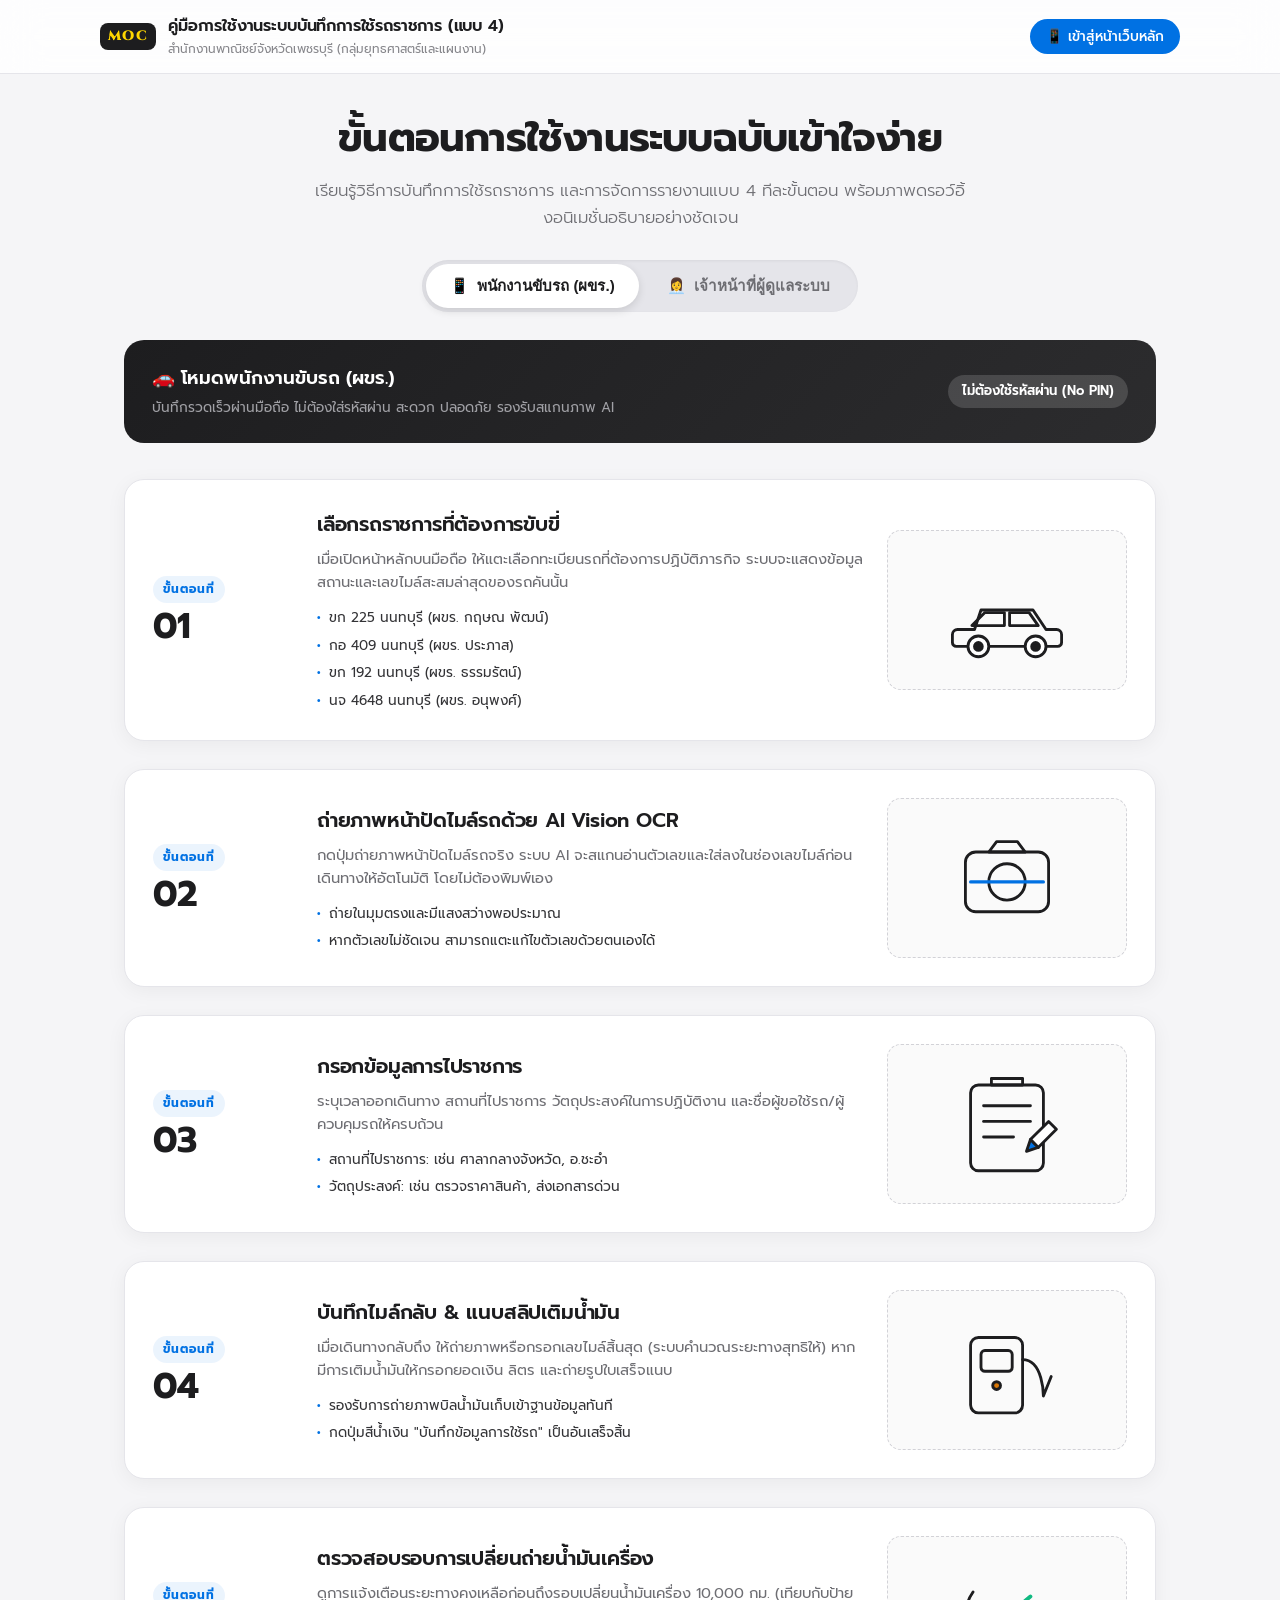
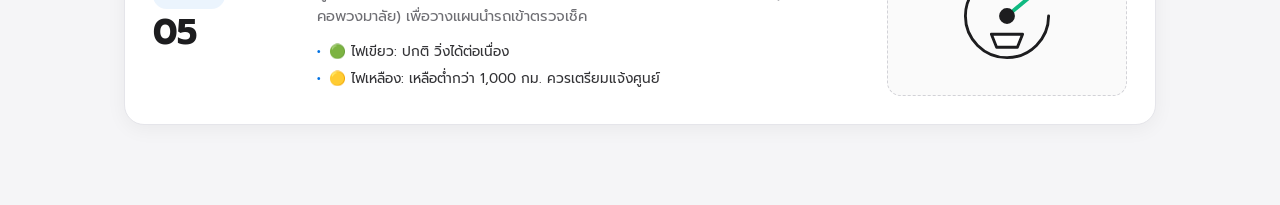
<file: static/manual.html>
<!DOCTYPE html>
<html lang="th">
<head>
    <meta charset="UTF-8">
    <meta name="viewport" content="width=device-width, initial-scale=1.0, maximum-scale=1.0, user-scalable=no">
    <title>คู่มือการใช้งาน - ระบบบันทึกการใช้รถราชการ (แบบ 4)</title>
    <link rel="preconnect" href="https://fonts.googleapis.com">
    <link rel="preconnect" href="https://fonts.gstatic.com" crossorigin>
    <link href="https://fonts.googleapis.com/css2?family=Cinzel:wght@700;900&family=Prompt:ital,wght@0,300;0,400;0,500;0,600;0,700;1,300&family=Sarabun:wght@300;400;500;600;700&display=swap" rel="stylesheet">
    
    <style>
        :root {
            --bg-page: #f5f5f7;
            --bg-card: #ffffff;
            --text-main: #1d1d1f;
            --text-muted: #6e6e73;
            --text-sub: #86868b;
            --hairline: #e5e5ea;
            
            --apple-blue: #0071e3;
            --apple-blue-hover: #0077ed;
            --apple-blue-bg: rgba(0, 113, 227, 0.08);
            
            --draw-stroke: #1d1d1f;
            --draw-accent: #0071e3;
            --draw-gold: #d97706;
            --draw-green: #10b981;
            
            --radius-sm: 8px;
            --radius-md: 14px;
            --radius-lg: 20px;
            --radius-pill: 9999px;
            
            --shadow-card: 0 4px 20px rgba(0, 0, 0, 0.05);
            --shadow-card-hover: 0 12px 32px rgba(0, 0, 0, 0.09);
            --transition-smooth: all 0.35s cubic-bezier(0.16, 1, 0.3, 1);
        }

        * {
            box-sizing: border-box;
            margin: 0;
            padding: 0;
            -webkit-font-smoothing: antialiased;
        }

        body {
            background-color: var(--bg-page);
            color: var(--text-main);
            font-family: -apple-system, BlinkMacSystemFont, "SF Pro Text", "Prompt", sans-serif;
            line-height: 1.6;
            padding-bottom: 80px;
        }

        /* Top Header */
        .manual-navbar {
            position: sticky;
            top: 0;
            background: rgba(255, 255, 255, 0.82);
            backdrop-filter: blur(20px);
            -webkit-backdrop-filter: blur(20px);
            border-bottom: 1px solid var(--hairline);
            z-index: 100;
            padding: 14px 24px;
        }

        .nav-inner {
            max-width: 1080px;
            margin: 0 auto;
            display: flex;
            align-items: center;
            justify-content: space-between;
            gap: 16px;
        }

        .brand-block {
            display: flex;
            align-items: center;
            gap: 12px;
        }

        .brand-badge {
            padding: 3px 8px;
            background: #1d1d1f;
            color: #ffd700;
            font-family: 'Cinzel', serif;
            font-weight: 900;
            font-size: 0.85rem;
            border-radius: var(--radius-sm);
            letter-spacing: 0.1em;
        }

        .brand-text h1 {
            font-size: 1rem;
            font-weight: 600;
            letter-spacing: -0.01em;
        }

        .brand-text p {
            font-size: 0.75rem;
            color: var(--text-sub);
        }

        .btn-back-home {
            background: var(--apple-blue);
            color: #ffffff;
            text-decoration: none;
            padding: 7px 16px;
            border-radius: var(--radius-pill);
            font-size: 0.85rem;
            font-weight: 500;
            transition: var(--transition-smooth);
        }

        .btn-back-home:hover {
            background: var(--apple-blue-hover);
            transform: scale(1.02);
        }

        /* Hero Banner */
        .manual-hero {
            max-width: 1080px;
            margin: 32px auto 28px;
            padding: 0 24px;
            text-align: center;
        }

        .manual-hero h2 {
            font-size: clamp(1.8rem, 3.5vw, 2.5rem);
            font-weight: 700;
            letter-spacing: -0.02em;
            margin-bottom: 8px;
            color: #1d1d1f;
        }

        .manual-hero p {
            font-size: 1.05rem;
            color: var(--text-muted);
            max-width: 650px;
            margin: 0 auto 28px;
            font-weight: 300;
        }

        /* Segmented Capsule Selector */
        .role-switcher {
            display: inline-flex;
            background: #e5e5ea;
            padding: 4px;
            border-radius: var(--radius-pill);
            gap: 4px;
            box-shadow: inset 0 1px 3px rgba(0,0,0,0.06);
        }

        .role-btn {
            border: none;
            background: transparent;
            padding: 10px 24px;
            border-radius: var(--radius-pill);
            font-size: 0.95rem;
            font-weight: 600;
            color: var(--text-muted);
            cursor: pointer;
            transition: var(--transition-smooth);
            display: flex;
            align-items: center;
            gap: 8px;
        }

        .role-btn.active {
            background: #ffffff;
            color: #1d1d1f;
            box-shadow: 0 3px 8px rgba(0, 0, 0, 0.12);
        }

        /* Guide Container */
        .guide-container {
            max-width: 1080px;
            margin: 0 auto;
            padding: 0 24px;
        }

        .role-section {
            display: none;
            flex-direction: column;
            gap: 28px;
            animation: fadeIn 0.4s ease-out;
        }

        .role-section.active {
            display: flex;
        }

        @keyframes fadeIn {
            from { opacity: 0; transform: translateY(8px); }
            to { opacity: 1; transform: translateY(0); }
        }

        /* Step Card */
        .step-card {
            background: var(--bg-card);
            border-radius: var(--radius-lg);
            border: 1px solid var(--hairline);
            padding: 28px;
            display: grid;
            grid-template-columns: 140px 1fr 240px;
            align-items: center;
            gap: 24px;
            box-shadow: var(--shadow-card);
            transition: var(--transition-smooth);
        }

        .step-card:hover {
            box-shadow: var(--shadow-card-hover);
            transform: translateY(-2px);
        }

        @media (max-width: 860px) {
            .step-card {
                grid-template-columns: 1fr;
                gap: 20px;
            }
        }

        /* Step Number Box */
        .step-num-col {
            display: flex;
            flex-direction: column;
            align-items: flex-start;
        }

        .step-badge {
            font-size: 0.75rem;
            font-weight: 700;
            letter-spacing: 0.08em;
            text-transform: uppercase;
            color: var(--apple-blue);
            background: var(--apple-blue-bg);
            padding: 4px 10px;
            border-radius: var(--radius-pill);
            margin-bottom: 6px;
        }

        .step-number {
            font-size: 2.2rem;
            font-weight: 700;
            color: #1d1d1f;
            line-height: 1;
        }

        /* Step Content */
        .step-info-col h3 {
            font-size: 1.25rem;
            font-weight: 600;
            letter-spacing: -0.01em;
            margin-bottom: 8px;
            color: #1d1d1f;
        }

        .step-info-col p {
            font-size: 0.92rem;
            color: var(--text-muted);
            line-height: 1.6;
            margin-bottom: 12px;
        }

        .step-tips {
            list-style: none;
            display: flex;
            flex-direction: column;
            gap: 6px;
        }

        .step-tips li {
            font-size: 0.85rem;
            color: #333336;
            display: flex;
            align-items: center;
            gap: 8px;
        }

        .tip-bullet {
            color: var(--apple-blue);
            font-weight: bold;
        }

        /* Animated Drawing Box */
        .step-drawing-col {
            background: #fafafa;
            border: 1px dashed #d2d2d7;
            border-radius: var(--radius-md);
            height: 160px;
            display: flex;
            align-items: center;
            justify-content: center;
            position: relative;
            overflow: hidden;
        }

        /* SVG Line Animations */
        .drawing-svg {
            width: 130px;
            height: 130px;
            stroke: var(--draw-stroke);
            stroke-width: 2.2;
            fill: none;
            stroke-linecap: round;
            stroke-linejoin: round;
        }

        /* Animation Keyframes */
        @keyframes drawCar {
            0%, 100% { transform: translateX(0); }
            50% { transform: translateX(6px); }
        }
        .anim-car { animation: drawCar 3s infinite ease-in-out; }

        @keyframes scanLaser {
            0%, 100% { transform: translateY(-20px); opacity: 0.2; }
            50% { transform: translateY(20px); opacity: 1; stroke: var(--draw-accent); }
        }
        .anim-laser { animation: scanLaser 2s infinite ease-in-out; }

        @keyframes pencilWrite {
            0%, 100% { transform: rotate(0deg) translate(0, 0); }
            50% { transform: rotate(-8deg) translate(4px, 4px); }
        }
        .anim-pencil { animation: pencilWrite 2.5s infinite ease-in-out; }

        @keyframes oilDrop {
            0% { transform: translateY(-8px); opacity: 0; }
            50% { transform: translateY(6px); opacity: 1; fill: var(--draw-gold); }
            100% { transform: translateY(14px); opacity: 0; }
        }
        .anim-drop { animation: oilDrop 2s infinite linear; }

        @keyframes lockShake {
            0%, 100% { transform: scale(1); }
            10%, 30% { transform: rotate(-5deg); }
            20%, 40% { transform: rotate(5deg); }
            50% { transform: rotate(0deg); }
        }
        .anim-lock { animation: lockShake 3s infinite ease-in-out; }

        @keyframes paperFeed {
            0%, 100% { transform: translateY(0); }
            50% { transform: translateY(-8px); }
        }
        .anim-paper { animation: paperFeed 2.5s infinite ease-in-out; }

        @keyframes gearRotate {
            from { transform: rotate(0deg); }
            to { transform: rotate(360deg); }
        }
        .anim-gear { transform-origin: center; animation: gearRotate 6s infinite linear; }

        @keyframes cloudSync {
            0%, 100% { transform: scale(1); opacity: 0.8; }
            50% { transform: scale(1.06); opacity: 1; stroke: var(--draw-accent); }
        }
        .anim-cloud { animation: cloudSync 2.8s infinite ease-in-out; }

        /* Role Summary Card */
        .role-summary-banner {
            background: linear-gradient(135deg, #1d1d1f 0%, #2c2c2e 100%);
            color: #ffffff;
            border-radius: var(--radius-lg);
            padding: 24px 28px;
            display: flex;
            align-items: center;
            justify-content: space-between;
            gap: 16px;
            margin-bottom: 8px;
        }

        .role-summary-banner h4 {
            font-size: 1.15rem;
            font-weight: 600;
            margin-bottom: 4px;
        }

        .role-summary-banner p {
            font-size: 0.85rem;
            color: #a1a1a6;
        }

        .role-summary-badge {
            background: rgba(255, 255, 255, 0.15);
            padding: 6px 14px;
            border-radius: var(--radius-pill);
            font-size: 0.82rem;
            font-weight: 600;
            white-space: nowrap;
        }
    </style>
</head>
<body>

    <!-- Top Navigation -->
    <header class="manual-navbar">
        <div class="nav-inner">
            <div class="brand-block">
                <div class="brand-badge">MOC</div>
                <div class="brand-text">
                    <h1>คู่มือการใช้งานระบบบันทึกการใช้รถราชการ (แบบ 4)</h1>
                    <p>สำนักงานพาณิชย์จังหวัดเพชรบุรี (กลุ่มยุทธศาสตร์และแผนงาน)</p>
                </div>
            </div>
            <a href="/" class="btn-back-home">📱 เข้าสู่หน้าเว็บหลัก</a>
        </div>
    </header>

    <!-- Hero Header -->
    <section class="manual-hero">
        <h2>ขั้นตอนการใช้งานระบบฉบับเข้าใจง่าย</h2>
        <p>เรียนรู้วิธีการบันทึกการใช้รถราชการ และการจัดการรายงานแบบ 4 ทีละขั้นตอน พร้อมภาพดรอว์อิ้งอนิเมชั่นอธิบายอย่างชัดเจน</p>
        
        <!-- Segmented Role Selector -->
        <div class="role-switcher">
            <button class="role-btn active" id="btn-role-driver" onclick="switchRole('driver')">
                <span>📱</span> พนักงานขับรถ (ผขร.)
            </button>
            <button class="role-btn" id="btn-role-staff" onclick="switchRole('staff')">
                <span>👩‍💼</span> เจ้าหน้าที่ผู้ดูแลระบบ
            </button>
        </div>
    </section>

    <!-- Main Guide Container -->
    <main class="guide-container">

        <!-- ======================================================== -->
        <!-- SECTION 1: DRIVER USER GUIDE (คู่มือพนักงานขับรถ)         -->
        <!-- ======================================================== -->
        <div class="role-section active" id="section-driver">

            <div class="role-summary-banner">
                <div>
                    <h4>🚗 โหมดพนักงานขับรถ (ผขร.)</h4>
                    <p>บันทึกรวดเร็วผ่านมือถือ ไม่ต้องใส่รหัสผ่าน สะดวก ปลอดภัย รองรับสแกนภาพ AI</p>
                </div>
                <div class="role-summary-badge">ไม่ต้องใช้รหัสผ่าน (No PIN)</div>
            </div>

            <!-- Driver Step 1 -->
            <article class="step-card">
                <div class="step-num-col">
                    <span class="step-badge">ขั้นตอนที่</span>
                    <span class="step-number">01</span>
                </div>
                <div class="step-info-col">
                    <h3>เลือกรถราชการที่ต้องการขับขี่</h3>
                    <p>เมื่อเปิดหน้าหลักบนมือถือ ให้แตะเลือกทะเบียนรถที่ต้องการปฏิบัติภารกิจ ระบบจะแสดงข้อมูลสถานะและเลขไมล์สะสมล่าสุดของรถคันนั้น</p>
                    <ul class="step-tips">
                        <li><span class="tip-bullet">•</span> ขก 225 นนทบุรี (ผขร. กฤษณ พัฒน์)</li>
                        <li><span class="tip-bullet">•</span> กอ 409 นนทบุรี (ผขร. ประภาส)</li>
                        <li><span class="tip-bullet">•</span> ขก 192 นนทบุรี (ผขร. ธรรมรัตน์)</li>
                        <li><span class="tip-bullet">•</span> นจ 4648 นนทบุรี (ผขร. อนุพงศ์)</li>
                    </ul>
                </div>
                <div class="step-drawing-col">
                    <svg class="drawing-svg anim-car" viewBox="0 0 100 100">
                        <!-- Car Body -->
                        <path d="M 15 65 L 25 65 L 30 50 L 70 50 L 80 65 L 88 65 A 4 4 0 0 1 92 69 L 92 75 A 3 3 0 0 1 89 78 L 11 78 A 3 3 0 0 1 8 75 L 8 69 A 4 4 0 0 1 12 65 Z" />
                        <!-- Car Windows -->
                        <path d="M 33 52 L 48 52 L 48 62 L 23 62 Z" />
                        <path d="M 52 52 L 67 52 L 74 62 L 52 62 Z" />
                        <!-- Wheels -->
                        <circle cx="28" cy="78" r="8" fill="#fff" />
                        <circle cx="28" cy="78" r="3" fill="#1d1d1f" />
                        <circle cx="72" cy="78" r="8" fill="#fff" />
                        <circle cx="72" cy="78" r="3" fill="#1d1d1f" />
                    </svg>
                </div>
            </article>

            <!-- Driver Step 2 -->
            <article class="step-card">
                <div class="step-num-col">
                    <span class="step-badge">ขั้นตอนที่</span>
                    <span class="step-number">02</span>
                </div>
                <div class="step-info-col">
                    <h3>ถ่ายภาพหน้าปัดไมล์รถด้วย AI Vision OCR</h3>
                    <p>กดปุ่มถ่ายภาพหน้าปัดไมล์รถจริง ระบบ AI จะสแกนอ่านตัวเลขและใส่ลงในช่องเลขไมล์ก่อนเดินทางให้อัตโนมัติ โดยไม่ต้องพิมพ์เอง</p>
                    <ul class="step-tips">
                        <li><span class="tip-bullet">•</span> ถ่ายในมุมตรงและมีแสงสว่างพอประมาณ</li>
                        <li><span class="tip-bullet">•</span> หากตัวเลขไม่ชัดเจน สามารถแตะแก้ไขตัวเลขด้วยตนเองได้</li>
                    </ul>
                </div>
                <div class="step-drawing-col">
                    <svg class="drawing-svg" viewBox="0 0 100 100">
                        <!-- Camera Outline -->
                        <rect x="18" y="30" width="64" height="46" rx="8" />
                        <path d="M 36 30 L 42 22 L 58 22 L 64 30 Z" />
                        <circle cx="50" cy="53" r="14" />
                        <!-- Scanning Laser Line -->
                        <line x1="22" y1="53" x2="78" y2="53" stroke="#0071e3" stroke-width="2.5" class="anim-laser" />
                    </svg>
                </div>
            </article>

            <!-- Driver Step 3 -->
            <article class="step-card">
                <div class="step-num-col">
                    <span class="step-badge">ขั้นตอนที่</span>
                    <span class="step-number">03</span>
                </div>
                <div class="step-info-col">
                    <h3>กรอกข้อมูลการไปราชการ</h3>
                    <p>ระบุเวลาออกเดินทาง สถานที่ไปราชการ วัตถุประสงค์ในการปฏิบัติงาน และชื่อผู้ขอใช้รถ/ผู้ควบคุมรถให้ครบถ้วน</p>
                    <ul class="step-tips">
                        <li><span class="tip-bullet">•</span> สถานที่ไปราชการ: เช่น ศาลากลางจังหวัด, อ.ชะอำ</li>
                        <li><span class="tip-bullet">•</span> วัตถุประสงค์: เช่น ตรวจราคาสินค้า, ส่งเอกสารด่วน</li>
                    </ul>
                </div>
                <div class="step-drawing-col">
                    <svg class="drawing-svg" viewBox="0 0 100 100">
                        <!-- Clipboard -->
                        <rect x="22" y="20" width="56" height="66" rx="6" />
                        <path d="M 38 20 L 38 15 L 62 15 L 62 20 Z" />
                        <!-- Form Lines -->
                        <line x1="32" y1="36" x2="68" y2="36" />
                        <line x1="32" y1="48" x2="68" y2="48" />
                        <line x1="32" y1="60" x2="55" y2="60" />
                        <!-- Pencil Animation -->
                        <g class="anim-pencil">
                            <path d="M 68 62 L 82 48 L 88 54 L 74 68 Z" fill="#fff" stroke="#1d1d1f" />
                            <path d="M 68 62 L 65 71 L 74 68 Z" fill="#0071e3" />
                        </g>
                    </svg>
                </div>
            </article>

            <!-- Driver Step 4 -->
            <article class="step-card">
                <div class="step-num-col">
                    <span class="step-badge">ขั้นตอนที่</span>
                    <span class="step-number">04</span>
                </div>
                <div class="step-info-col">
                    <h3>บันทึกไมล์กลับ & แนบสลิปเติมน้ำมัน</h3>
                    <p>เมื่อเดินทางกลับถึง ให้ถ่ายภาพหรือกรอกเลขไมล์สิ้นสุด (ระบบคำนวณระยะทางสุทธิให้) หากมีการเติมน้ำมันให้กรอกยอดเงิน ลิตร และถ่ายรูปใบเสร็จแนบ</p>
                    <ul class="step-tips">
                        <li><span class="tip-bullet">•</span> รองรับการถ่ายภาพบิลน้ำมันเก็บเข้าฐานข้อมูลทันที</li>
                        <li><span class="tip-bullet">•</span> กดปุ่มสีน้ำเงิน "บันทึกข้อมูลการใช้รถ" เป็นอันเสร็จสิ้น</li>
                    </ul>
                </div>
                <div class="step-drawing-col">
                    <svg class="drawing-svg" viewBox="0 0 100 100">
                        <!-- Gas Pump Machine -->
                        <rect x="22" y="25" width="40" height="58" rx="6" />
                        <rect x="30" y="35" width="24" height="16" rx="3" />
                        <!-- Gas Nozzle & Hose -->
                        <path d="M 62 42 C 78 42, 78 70, 78 70 L 84 55" />
                        <circle cx="42" cy="62" r="3" class="anim-drop" fill="#d97706" />
                    </svg>
                </div>
            </article>

            <!-- Driver Step 5 -->
            <article class="step-card">
                <div class="step-num-col">
                    <span class="step-badge">ขั้นตอนที่</span>
                    <span class="step-number">05</span>
                </div>
                <div class="step-info-col">
                    <h3>ตรวจสอบรอบการเปลี่ยนถ่ายน้ำมันเครื่อง</h3>
                    <p>ดูการแจ้งเตือนระยะทางคงเหลือก่อนถึงรอบเปลี่ยนน้ำมันเครื่อง 10,000 กม. (เทียบกับป้ายคอพวงมาลัย) เพื่อวางแผนนำรถเข้าตรวจเช็ค</p>
                    <ul class="step-tips">
                        <li><span class="tip-bullet">•</span> 🟢 ไฟเขียว: ปกติ วิ่งได้ต่อเนื่อง</li>
                        <li><span class="tip-bullet">•</span> 🟡 ไฟเหลือง: เหลือต่ำกว่า 1,000 กม. ควรเตรียมแจ้งศูนย์</li>
                    </ul>
                </div>
                <div class="step-drawing-col">
                    <svg class="drawing-svg" viewBox="0 0 100 100">
                        <!-- Oil Gauge Dial -->
                        <circle cx="50" cy="50" r="32" stroke-dasharray="150" stroke-dashoffset="30" />
                        <!-- Gauge Needle -->
                        <line x1="50" y1="50" x2="68" y2="35" stroke="#10b981" stroke-width="3" />
                        <circle cx="50" cy="50" r="5" fill="#1d1d1f" />
                        <!-- Oil Can Icon -->
                        <path d="M 38 64 L 62 64 L 58 74 L 42 74 Z" fill="#fff" />
                    </svg>
                </div>
            </article>

        </div>

        <!-- ======================================================== -->
        <!-- SECTION 2: STAFF USER GUIDE (คู่มือเจ้าหน้าที่ผู้ดูแล)       -->
        <!-- ======================================================== -->
        <div class="role-section" id="section-staff">

            <div class="role-summary-banner">
                <div>
                    <h4>👩‍💼 โหมดเจ้าหน้าที่ & กลุ่มยุทธศาสตร์ฯ</h4>
                    <p>ศูนย์สั่งการยานพาหนะ ตรวจเช็ค 4 คัน พิมพ์แบบ 4 รวดเดียว และบันทึกประวัติซ่อมบำรุง</p>
                </div>
                <div class="role-summary-badge">มีระบบรหัสผ่าน PIN ปลอดภัย</div>
            </div>

            <!-- Staff Step 1 -->
            <article class="step-card">
                <div class="step-num-col">
                    <span class="step-badge">ขั้นตอนที่</span>
                    <span class="step-number">01</span>
                </div>
                <div class="step-info-col">
                    <h3>เข้าสู่ระบบด้วยรหัสผ่านความปลอดภัย (PIN)</h3>
                    <p>คลิกที่แท็บ <strong>"แดชบอร์ดเจ้าหน้าที่"</strong> บนแถบเมนูด้านบน แล้วใส่รหัสผ่านความปลอดภัยประจำตัวเจ้าหน้าที่เพื่อเข้าสู่หน้าจอควบคุม</p>
                    <ul class="step-tips">
                        <li><span class="tip-bullet">•</span> กรอกรหัสตัวเลขให้ถูกต้อง ระบบจะเปิดแดชบอร์ดทันที</li>
                        <li><span class="tip-bullet">•</span> ผู้ดูแลระบบหลักสามารถใช้ Master PIN ปลดล็อคได้ตลอดเวลา</li>
                    </ul>
                </div>
                <div class="step-drawing-col">
                    <svg class="drawing-svg anim-lock" viewBox="0 0 100 100">
                        <!-- Padlock Body -->
                        <rect x="26" y="44" width="48" height="38" rx="8" />
                        <!-- Padlock Shackle -->
                        <path d="M 36 44 L 36 28 C 36 18, 64 18, 64 28 L 64 44" />
                        <!-- PIN Dots inside Lock -->
                        <circle cx="40" cy="63" r="3" fill="#0071e3" />
                        <circle cx="50" cy="63" r="3" fill="#0071e3" />
                        <circle cx="60" cy="63" r="3" fill="#0071e3" />
                    </svg>
                </div>
            </article>

            <!-- Staff Step 2 -->
            <article class="step-card">
                <div class="step-num-col">
                    <span class="step-badge">ขั้นตอนที่</span>
                    <span class="step-number">02</span>
                </div>
                <div class="step-info-col">
                    <h3>ตรวจเช็คสถานะรถรวม 4 คัน (Bento Fleet Grid)</h3>
                    <p>หน้าจอแดชบอร์ดจะแสดงการ์ดสรุปสถานะรถทั้ง 4 คันพร้อมกัน แสดงเลขไมล์ปัจจุบัน สถานะจอดพร้อมใช้/กำลังปฏิบัติงาน และสถานะน้ำมันเครื่อง</p>
                    <ul class="step-tips">
                        <li><span class="tip-bullet">•</span> แสดงข้อมูลครบทั้ง 4 คันในหน้าจอเดียว ไม่ต้องกดสลับไปมา</li>
                        <li><span class="tip-bullet">•</span> สามารถกดดูประวัติการเดินทางย้อนหลังรายคันได้ทันที</li>
                    </ul>
                </div>
                <div class="step-drawing-col">
                    <svg class="drawing-svg" viewBox="0 0 100 100">
                        <!-- 4 Bento Grid Tiles -->
                        <rect x="18" y="20" width="28" height="26" rx="4" />
                        <rect x="54" y="20" width="28" height="26" rx="4" />
                        <rect x="18" y="54" width="28" height="26" rx="4" />
                        <rect x="54" y="54" width="28" height="26" rx="4" />
                        <!-- Activity Light Dots -->
                        <circle cx="40" cy="26" r="2.5" fill="#10b981" />
                        <circle cx="76" cy="26" r="2.5" fill="#10b981" />
                        <circle cx="40" cy="60" r="2.5" fill="#10b981" />
                        <circle cx="76" cy="60" r="2.5" fill="#10b981" />
                    </svg>
                </div>
            </article>

            <!-- Staff Step 3 -->
            <article class="step-card">
                <div class="step-num-col">
                    <span class="step-badge">ขั้นตอนที่</span>
                    <span class="step-number">03</span>
                </div>
                <div class="step-info-col">
                    <h3>พิมพ์แบบ 4 ครบ 4 คัน รวดเดียวใน 1 คลิก (Batch Printing)</h3>
                    <p>เลือกเดือน/ปีที่ต้องการสรุปรายงาน แล้วคลิกปุ่มสีน้ำเงิน <strong>"พิมพ์แบบ 4 ครบ 4 คัน (รวดเดียว)"</strong> ระบบจะประมวลผลตารางราชการมาตรฐาน 100%</p>
                    <ul class="step-tips">
                        <li><span class="tip-bullet">•</span> สั่งพิมพ์ออกกระดาษได้ทันที หรือเลือกบันทึกเป็นไฟล์ PDF</li>
                        <li><span class="tip-bullet">•</span> มีช่องลงลายมือชื่อผู้รายงานและผู้อนุมัติถูกต้องตามระเบียบ</li>
                    </ul>
                </div>
                <div class="step-drawing-col">
                    <svg class="drawing-svg" viewBox="0 0 100 100">
                        <!-- Printer Body -->
                        <rect x="18" y="44" width="64" height="32" rx="6" />
                        <line x1="28" y1="62" x2="72" y2="62" />
                        <!-- Paper Sheet Feed Animation -->
                        <g class="anim-paper">
                            <rect x="30" y="18" width="40" height="30" rx="3" fill="#fff" stroke="#1d1d1f" />
                            <line x1="36" y1="26" x2="64" y2="26" stroke="#0071e3" />
                            <line x1="36" y1="34" x2="58" y2="34" />
                        </g>
                    </svg>
                </div>
            </article>

            <!-- Staff Step 4 -->
            <article class="step-card">
                <div class="step-num-col">
                    <span class="step-badge">ขั้นตอนที่</span>
                    <span class="step-number">04</span>
                </div>
                <div class="step-info-col">
                    <h3>บันทึกประวัติแจ้งซ่อม / นำรถเข้าศูนย์บริการ</h3>
                    <p>คลิกปุ่ม <strong>"แจ้งซ่อม / บันทึกเข้าศูนย์"</strong> เพื่อบันทึกประวัติการเปลี่ยนถ่ายน้ำมันเครื่อง สลับยาง หรือซ่อมบำรุง พร้อมบันทึกค่าใช้จ่ายและศูนย์บริการ</p>
                    <ul class="step-tips">
                        <li><span class="tip-bullet">•</span> ระบบจะคำนวณและรีเซ็ตรอบเปลี่ยนน้ำมันเครื่อง 10,000 กม. ถัดไปให้อัตโนมัติ</li>
                        <li><span class="tip-bullet">•</span> ตรวจสอบประวัติการบำรุงรักษาย้อนหลังได้ตลอดเวลา</li>
                    </ul>
                </div>
                <div class="step-drawing-col">
                    <svg class="drawing-svg" viewBox="0 0 100 100">
                        <!-- Service Clipboard -->
                        <rect x="20" y="24" width="60" height="60" rx="6" />
                        <line x1="30" y1="40" x2="52" y2="40" />
                        <line x1="30" y1="50" x2="50" y2="50" />
                        <line x1="30" y1="60" x2="44" y2="60" />
                        <!-- Rotating Gear Animation -->
                        <g class="anim-gear" style="transform-origin: 66px 58px;">
                            <circle cx="66" cy="58" r="14" stroke="#0071e3" stroke-width="2.5" fill="#fff" />
                            <circle cx="66" cy="58" r="5" fill="#0071e3" />
                        </g>
                    </svg>
                </div>
            </article>

            <!-- Staff Step 5 -->
            <article class="step-card">
                <div class="step-num-col">
                    <span class="step-badge">ขั้นตอนที่</span>
                    <span class="step-number">05</span>
                </div>
                <div class="step-info-col">
                    <h3>การจัดการความปลอดภัย & Master Vault</h3>
                    <p>เจ้าหน้าที่สามารถเปลี่ยนรหัส PIN ประจำตัวได้ และมีห้องนิรภัย Master Vault สำหรับผู้ดูแลระบบสูงสุดในการช่วยเหลือรีเซ็ตรหัสผ่านใน 1 คลิก</p>
                    <ul class="step-tips">
                        <li><span class="tip-bullet">•</span> เปลี่ยนรหัสผ่าน PIN ได้สะดวกจากปุ่ม "จัดการ PIN"</li>
                        <li><span class="tip-bullet">•</span> Master Vault มีระบบช่วยเหลือรีเซ็ตรหัสผ่านเจ้าหน้าที่ทันทีหากลืมรหัส</li>
                    </ul>
                </div>
                <div class="step-drawing-col">
                    <svg class="drawing-svg anim-cloud" viewBox="0 0 100 100">
                        <!-- Shield / Vault -->
                        <path d="M 50 18 L 76 28 C 76 56, 50 78, 50 78 C 50 78, 24 56, 24 28 Z" fill="#fff" />
                        <!-- Inner Star / Key Keyhole -->
                        <circle cx="50" cy="42" r="6" fill="#d97706" />
                        <path d="M 47 46 L 53 46 L 55 58 L 45 58 Z" fill="#d97706" />
                    </svg>
                </div>
            </article>

        </div>

    </main>

    <script>
        function switchRole(role) {
            const btnDriver = document.getElementById('btn-role-driver');
            const btnStaff = document.getElementById('btn-role-staff');
            const secDriver = document.getElementById('section-driver');
            const secStaff = document.getElementById('section-staff');

            if (role === 'driver') {
                btnDriver.classList.add('active');
                btnStaff.classList.remove('active');
                secDriver.classList.add('active');
                secStaff.classList.remove('active');
            } else {
                btnStaff.classList.add('active');
                btnDriver.classList.remove('active');
                secStaff.classList.add('active');
                secDriver.classList.remove('active');
            }
        }
    </script>
</body>
</html>
</file>
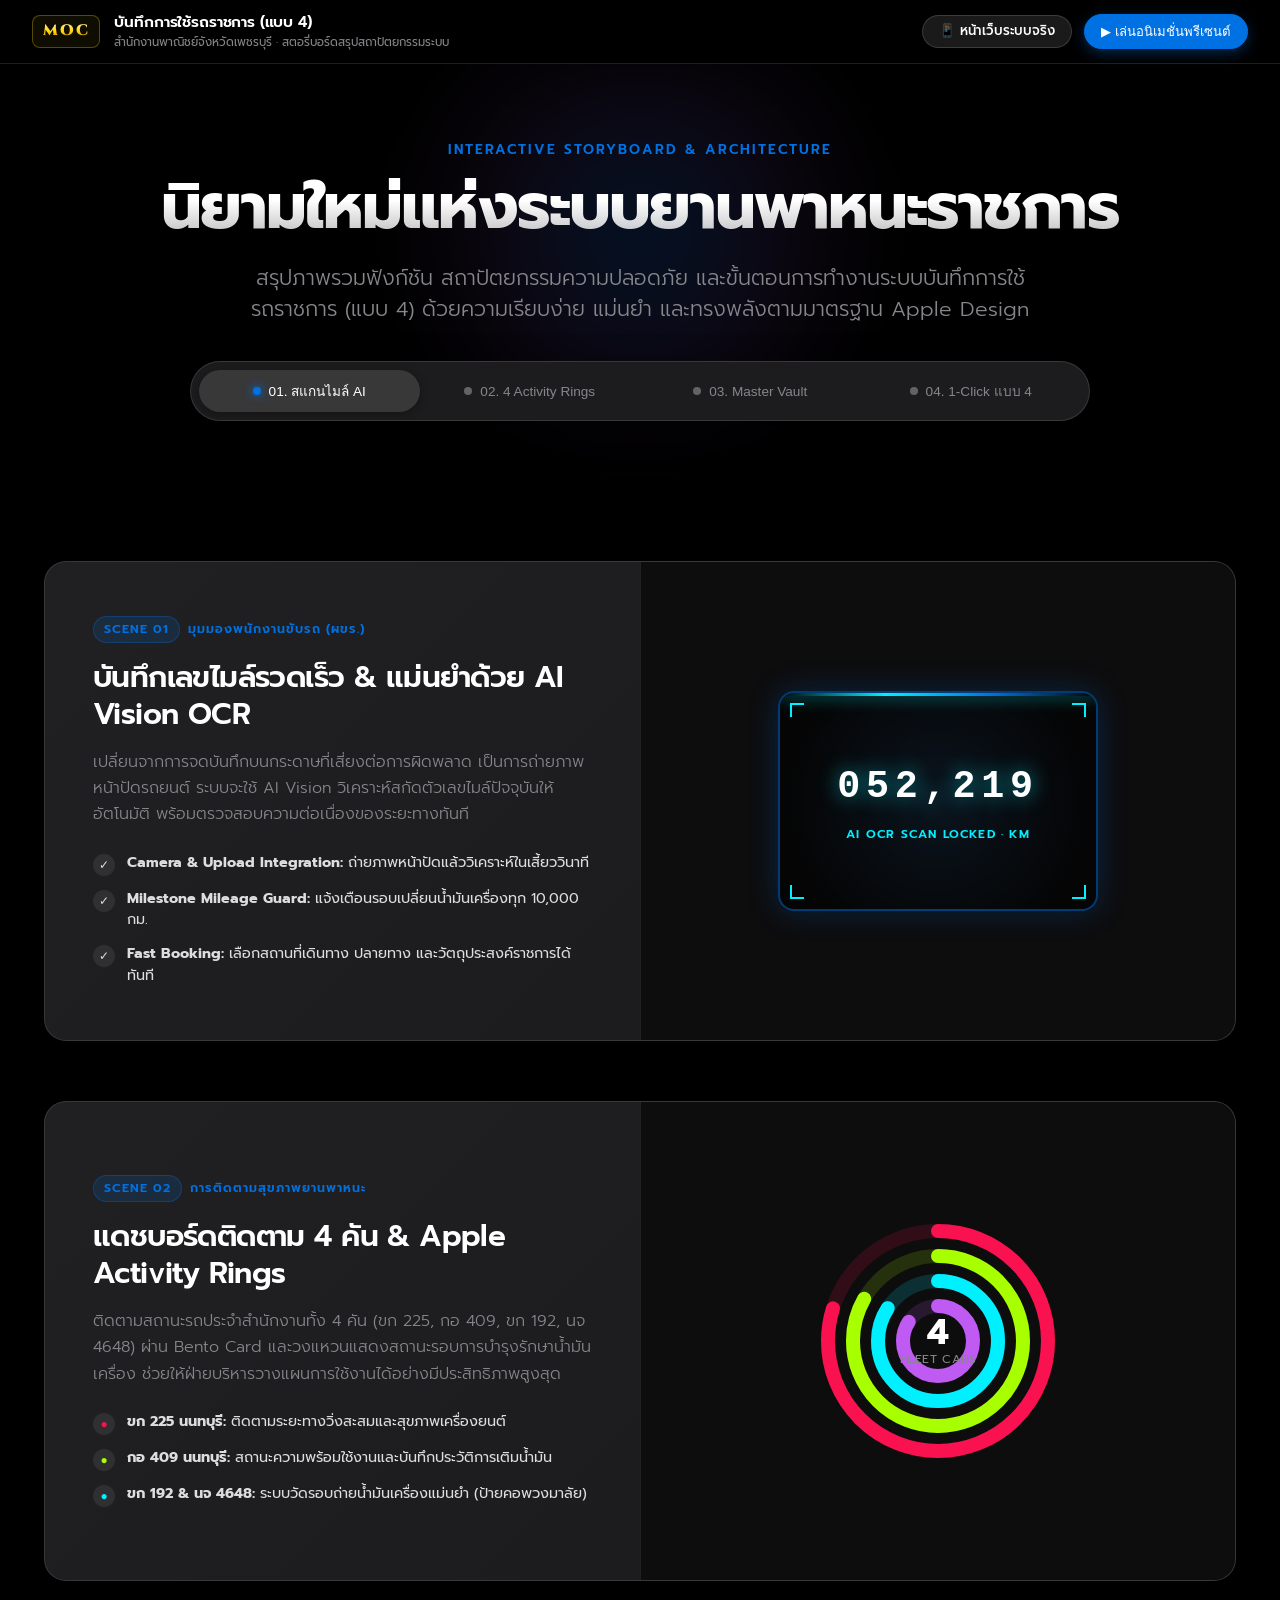
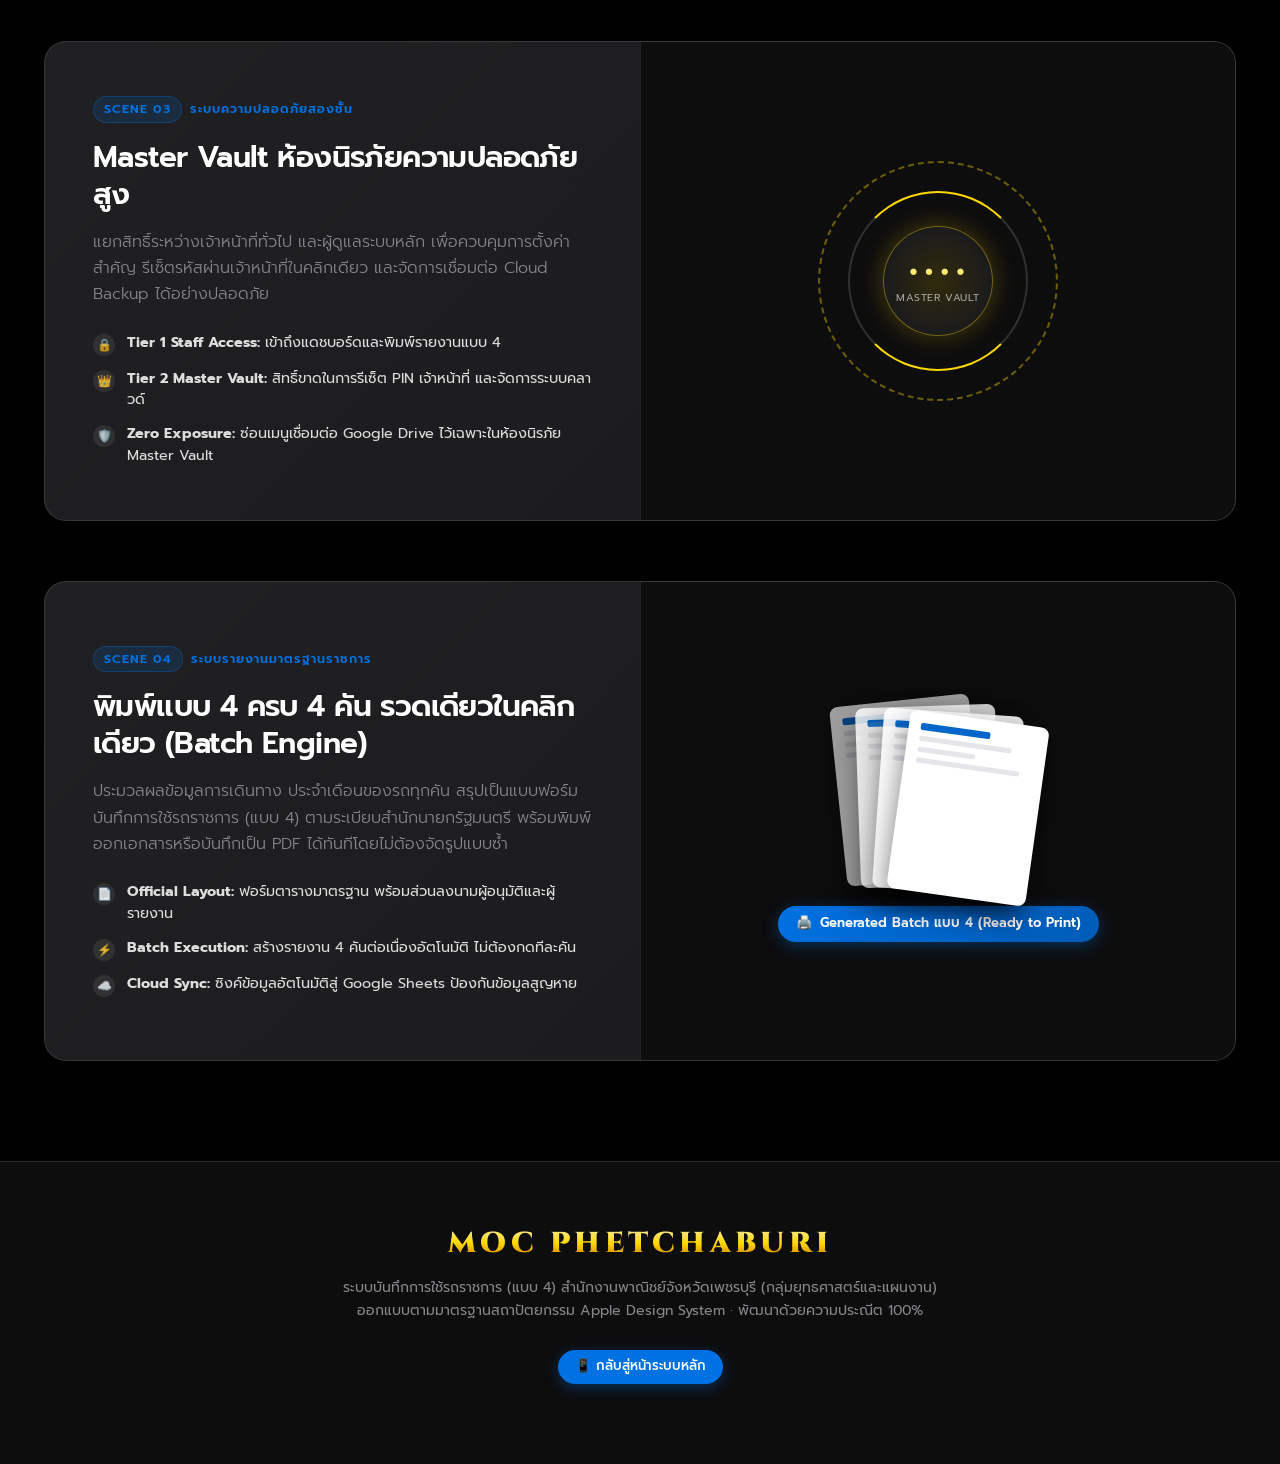
<file: static/storyboard.html>
<!DOCTYPE html>
<html lang="th">
<head>
    <meta charset="UTF-8">
    <meta name="viewport" content="width=device-width, initial-scale=1.0, maximum-scale=1.0, user-scalable=no">
    <title>MOC Phetchaburi - Vehicle Intelligence Storyboard</title>
    <link rel="preconnect" href="https://fonts.googleapis.com">
    <link rel="preconnect" href="https://fonts.gstatic.com" crossorigin>
    <link href="https://fonts.googleapis.com/css2?family=Cinzel:wght@700;900&family=Prompt:ital,wght@0,300;0,400;0,500;0,600;0,700;1,300&family=Sarabun:wght@300;400;600;700&display=swap" rel="stylesheet">
    
    <style>
        :root {
            /* Apple Color Palette */
            --bg-dark: #000000;
            --surface-stage: #0d0d0e;
            --surface-card: #1c1c1e;
            --surface-card-hover: #242426;
            --surface-glass: rgba(28, 28, 30, 0.75);
            --surface-glass-border: rgba(255, 255, 255, 0.12);
            --hairline: rgba(255, 255, 255, 0.08);
            
            --text-primary: #ffffff;
            --text-secondary: #86868b;
            --text-muted: #636366;
            
            --apple-blue: #0071e3;
            --apple-blue-glow: rgba(0, 113, 227, 0.35);
            
            /* Apple Activity Rings */
            --ring-red: #FA114F;
            --ring-green: #A8FF00;
            --ring-cyan: #00F0FF;
            --ring-purple: #BF5AF2;
            
            --gold-light: #FFF6D6;
            --gold-primary: #FFD700;
            --gold-dark: #B45309;
            
            --radius-sm: 8px;
            --radius-md: 14px;
            --radius-lg: 22px;
            --radius-pill: 9999px;
            
            --transition-smooth: all 0.5s cubic-bezier(0.16, 1, 0.3, 1);
        }

        * {
            box-sizing: border-box;
            margin: 0;
            padding: 0;
            -webkit-font-smoothing: antialiased;
        }

        body {
            background-color: var(--bg-dark);
            color: var(--text-primary);
            font-family: -apple-system, BlinkMacSystemFont, "SF Pro Display", "SF Pro Text", "Prompt", sans-serif;
            overflow-x: hidden;
            line-height: 1.5;
        }

        /* Top Bar */
        .storyboard-nav {
            position: fixed;
            top: 0;
            left: 0;
            right: 0;
            height: 64px;
            background: rgba(0, 0, 0, 0.8);
            backdrop-filter: blur(24px);
            -webkit-backdrop-filter: blur(24px);
            border-bottom: 1px solid var(--surface-glass-border);
            z-index: 1000;
            display: flex;
            align-items: center;
            justify-content: space-between;
            padding: 0 32px;
        }

        .brand-cluster {
            display: flex;
            align-items: center;
            gap: 14px;
        }

        .brand-badge {
            display: flex;
            align-items: center;
            justify-content: center;
            padding: 4px 10px;
            background: rgba(255, 215, 0, 0.06);
            border: 1px solid rgba(255, 215, 0, 0.3);
            border-radius: var(--radius-sm);
        }

        .brand-badge span {
            font-family: 'Cinzel', serif;
            font-weight: 900;
            font-size: 0.95rem;
            letter-spacing: 0.12em;
            background: linear-gradient(180deg, var(--gold-light), var(--gold-primary), var(--gold-dark));
            -webkit-background-clip: text;
            -webkit-text-fill-color: transparent;
        }

        .brand-title-group h1 {
            font-size: 0.95rem;
            font-weight: 600;
            letter-spacing: -0.01em;
        }

        .brand-title-group p {
            font-size: 0.72rem;
            color: var(--text-secondary);
        }

        .nav-controls {
            display: flex;
            align-items: center;
            gap: 12px;
        }

        .pill-btn {
            background: rgba(255, 255, 255, 0.1);
            border: 1px solid rgba(255, 255, 255, 0.15);
            color: var(--text-primary);
            padding: 6px 16px;
            border-radius: var(--radius-pill);
            font-size: 0.82rem;
            font-weight: 500;
            cursor: pointer;
            transition: var(--transition-smooth);
            display: inline-flex;
            align-items: center;
            gap: 6px;
            text-decoration: none;
        }

        .pill-btn:hover {
            background: rgba(255, 255, 255, 0.2);
            transform: scale(1.02);
        }

        .pill-btn.primary {
            background: var(--apple-blue);
            border-color: var(--apple-blue);
            box-shadow: 0 4px 14px var(--apple-blue-glow);
        }

        .pill-btn.primary:hover {
            background: #0077ed;
        }

        /* Hero Stage */
        .hero-stage {
            padding: 140px 32px 80px;
            max-width: 1200px;
            margin: 0 auto;
            text-align: center;
            position: relative;
        }

        .hero-glow {
            position: absolute;
            top: 60px;
            left: 50%;
            transform: translateX(-50%);
            width: 550px;
            height: 350px;
            background: radial-gradient(circle, rgba(0, 113, 227, 0.18) 0%, rgba(191, 90, 242, 0.08) 45%, transparent 70%);
            filter: blur(50px);
            pointer-events: none;
            z-index: 0;
        }

        .hero-eyebrow {
            font-size: 0.85rem;
            font-weight: 600;
            letter-spacing: 0.15em;
            text-transform: uppercase;
            color: var(--apple-blue);
            margin-bottom: 12px;
            position: relative;
            z-index: 1;
        }

        .hero-headline {
            font-size: clamp(2.2rem, 5vw, 4rem);
            font-weight: 700;
            letter-spacing: -0.03em;
            line-height: 1.1;
            margin-bottom: 20px;
            background: linear-gradient(180deg, #FFFFFF 40%, rgba(255, 255, 255, 0.7) 100%);
            -webkit-background-clip: text;
            -webkit-text-fill-color: transparent;
            position: relative;
            z-index: 1;
        }

        .hero-subhead {
            font-size: clamp(1.05rem, 2vw, 1.3rem);
            color: var(--text-secondary);
            max-width: 780px;
            margin: 0 auto 36px;
            font-weight: 300;
            line-height: 1.5;
            position: relative;
            z-index: 1;
        }

        /* Timeline Scrub Bar */
        .timeline-bar-wrap {
            position: relative;
            z-index: 1;
            max-width: 900px;
            margin: 0 auto 60px;
            background: var(--surface-card);
            border: 1px solid var(--surface-glass-border);
            border-radius: var(--radius-pill);
            padding: 8px;
            display: flex;
            align-items: center;
            justify-content: space-between;
            box-shadow: 0 12px 32px rgba(0,0,0,0.5);
        }

        .scene-step-tab {
            flex: 1;
            padding: 10px 14px;
            border-radius: var(--radius-pill);
            font-size: 0.85rem;
            font-weight: 500;
            color: var(--text-secondary);
            cursor: pointer;
            transition: var(--transition-smooth);
            display: flex;
            align-items: center;
            justify-content: center;
            gap: 8px;
            border: none;
            background: transparent;
        }

        .scene-step-tab:hover {
            color: var(--text-primary);
        }

        .scene-step-tab.active {
            background: rgba(255, 255, 255, 0.12);
            color: #ffffff;
            box-shadow: 0 2px 10px rgba(0,0,0,0.3);
        }

        .scene-dot {
            width: 8px;
            height: 8px;
            border-radius: 50%;
            background: var(--text-muted);
            transition: var(--transition-smooth);
        }

        .scene-step-tab.active .scene-dot {
            background: var(--apple-blue);
            box-shadow: 0 0 10px var(--apple-blue);
        }

        /* Storyboard Grid & Scenes */
        .storyboard-container {
            max-width: 1240px;
            margin: 0 auto;
            padding: 0 24px 100px;
            display: flex;
            flex-direction: column;
            gap: 60px;
        }

        .scene-card {
            background: var(--surface-card);
            border: 1px solid var(--surface-glass-border);
            border-radius: var(--radius-lg);
            overflow: hidden;
            display: grid;
            grid-template-columns: 1fr 1fr;
            min-height: 480px;
            box-shadow: 0 24px 60px rgba(0, 0, 0, 0.4);
            transition: var(--transition-smooth);
            position: relative;
        }

        .scene-card:hover {
            border-color: rgba(255, 255, 255, 0.22);
            transform: translateY(-4px);
            box-shadow: 0 32px 80px rgba(0, 0, 0, 0.6);
        }

        @media (max-width: 960px) {
            .scene-card {
                grid-template-columns: 1fr;
            }
        }

        /* Narrative Column */
        .scene-narrative {
            padding: 48px;
            display: flex;
            flex-direction: column;
            justify-content: center;
            background: linear-gradient(135deg, rgba(255, 255, 255, 0.02) 0%, transparent 100%);
        }

        .scene-tag {
            display: inline-flex;
            align-items: center;
            gap: 8px;
            font-size: 0.78rem;
            font-weight: 600;
            letter-spacing: 0.08em;
            text-transform: uppercase;
            color: var(--apple-blue);
            margin-bottom: 16px;
        }

        .scene-badge-pill {
            background: rgba(0, 113, 227, 0.15);
            border: 1px solid rgba(0, 113, 227, 0.3);
            padding: 3px 10px;
            border-radius: var(--radius-pill);
        }

        .scene-title {
            font-size: 1.85rem;
            font-weight: 600;
            letter-spacing: -0.02em;
            margin-bottom: 16px;
            color: #ffffff;
            line-height: 1.25;
        }

        .scene-desc {
            font-size: 1rem;
            color: var(--text-secondary);
            line-height: 1.65;
            margin-bottom: 24px;
            font-weight: 300;
        }

        .scene-highlights {
            list-style: none;
            display: flex;
            flex-direction: column;
            gap: 12px;
        }

        .scene-highlights li {
            display: flex;
            align-items: flex-start;
            gap: 12px;
            font-size: 0.9rem;
            color: rgba(255, 255, 255, 0.85);
        }

        .highlight-icon {
            width: 22px;
            height: 22px;
            border-radius: 50%;
            background: rgba(255, 255, 255, 0.08);
            display: flex;
            align-items: center;
            justify-content: center;
            font-size: 0.75rem;
            flex-shrink: 0;
            margin-top: 2px;
        }

        /* Hybrid Animation Stage Column */
        .scene-visual {
            background: #0d0d0e;
            border-left: 1px solid var(--hairline);
            display: flex;
            align-items: center;
            justify-content: center;
            position: relative;
            overflow: hidden;
            padding: 32px;
        }

        @media (max-width: 960px) {
            .scene-visual {
                border-left: none;
                border-top: 1px solid var(--hairline);
                min-height: 340px;
            }
        }

        /* -------------------------------------------------------------
           HYBRID ANIMATION 1: Vision AI Laser Mileage Scanner
           ------------------------------------------------------------- */
        .scanner-frame {
            width: 320px;
            height: 220px;
            border: 2px solid rgba(0, 113, 227, 0.5);
            border-radius: 16px;
            position: relative;
            background: radial-gradient(circle, rgba(0, 113, 227, 0.08) 0%, rgba(0,0,0,0.6) 80%);
            display: flex;
            flex-direction: column;
            align-items: center;
            justify-content: center;
            overflow: hidden;
            box-shadow: 0 0 30px rgba(0, 113, 227, 0.25);
        }

        .laser-line {
            position: absolute;
            top: 0;
            left: 0;
            right: 0;
            height: 3px;
            background: linear-gradient(90deg, transparent, #00F0FF, #0071e3, transparent);
            box-shadow: 0 0 16px #00F0FF;
            animation: laserSweep 2.8s infinite ease-in-out;
        }

        @keyframes laserSweep {
            0%, 100% { top: 10%; opacity: 0.2; }
            50% { top: 85%; opacity: 1; }
        }

        .hud-corner {
            position: absolute;
            width: 14px;
            height: 14px;
            border-color: #00F0FF;
            border-style: solid;
        }
        .hud-tl { top: 10px; left: 10px; border-width: 2px 0 0 2px; }
        .hud-tr { top: 10px; right: 10px; border-width: 2px 2px 0 0; }
        .hud-bl { bottom: 10px; left: 10px; border-width: 0 0 2px 2px; }
        .hud-br { bottom: 10px; right: 10px; border-width: 0 2px 2px 0; }

        .scanned-digits {
            font-family: 'SF Pro Display', monospace;
            font-size: 2.4rem;
            font-weight: 700;
            letter-spacing: 0.15em;
            color: #ffffff;
            text-shadow: 0 0 20px rgba(0, 240, 255, 0.6);
            animation: digitPulse 1.8s infinite alternate;
        }

        @keyframes digitPulse {
            0% { transform: scale(0.98); opacity: 0.85; }
            100% { transform: scale(1.03); opacity: 1; text-shadow: 0 0 25px rgba(0, 240, 255, 0.9); }
        }

        .scanner-label {
            font-size: 0.75rem;
            letter-spacing: 0.1em;
            color: #00F0FF;
            text-transform: uppercase;
            margin-top: 8px;
            font-weight: 600;
        }

        /* -------------------------------------------------------------
           HYBRID ANIMATION 2: 4 Activity Rings (Bento Fleet)
           ------------------------------------------------------------- */
        .rings-stage {
            display: flex;
            align-items: center;
            justify-content: center;
            position: relative;
            width: 260px;
            height: 260px;
        }

        .ring-svg {
            transform: rotate(-90deg);
            width: 100%;
            height: 100%;
        }

        .ring-circle {
            fill: none;
            stroke-linecap: round;
            transition: stroke-dashoffset 1.5s ease-in-out;
        }

        .ring-bg {
            opacity: 0.15;
        }

        .ring-red { stroke: var(--ring-red); stroke-dasharray: 691; stroke-dashoffset: 140; animation: ringRotate1 6s infinite alternate ease-in-out; }
        .ring-green { stroke: var(--ring-green); stroke-dasharray: 534; stroke-dashoffset: 90; animation: ringRotate2 5s infinite alternate ease-in-out; }
        .ring-cyan { stroke: var(--ring-cyan); stroke-dasharray: 377; stroke-dashoffset: 60; animation: ringRotate3 4s infinite alternate ease-in-out; }
        .ring-purple { stroke: var(--ring-purple); stroke-dasharray: 220; stroke-dashoffset: 35; animation: ringRotate4 3.5s infinite alternate ease-in-out; }

        @keyframes ringRotate1 { 0% { stroke-dashoffset: 200; } 100% { stroke-dashoffset: 100; } }
        @keyframes ringRotate2 { 0% { stroke-dashoffset: 160; } 100% { stroke-dashoffset: 50; } }
        @keyframes ringRotate3 { 0% { stroke-dashoffset: 120; } 100% { stroke-dashoffset: 30; } }
        @keyframes ringRotate4 { 0% { stroke-dashoffset: 80; } 100% { stroke-dashoffset: 20; } }

        .rings-center-info {
            position: absolute;
            text-align: center;
        }

        .rings-center-info .car-count {
            font-size: 2.2rem;
            font-weight: 700;
            color: #ffffff;
            line-height: 1;
        }

        .rings-center-info .car-label {
            font-size: 0.75rem;
            color: var(--text-secondary);
            letter-spacing: 0.05em;
        }

        /* -------------------------------------------------------------
           HYBRID ANIMATION 3: Master Vault & 2424 Key Ring
           ------------------------------------------------------------- */
        .vault-container {
            width: 280px;
            height: 280px;
            position: relative;
            display: flex;
            align-items: center;
            justify-content: center;
        }

        .vault-outer-ring {
            position: absolute;
            width: 240px;
            height: 240px;
            border: 2px dashed rgba(255, 215, 0, 0.4);
            border-radius: 50%;
            animation: spinClockwise 20s linear infinite;
        }

        .vault-inner-ring {
            position: absolute;
            width: 180px;
            height: 180px;
            border: 2px solid rgba(255, 255, 255, 0.15);
            border-top-color: var(--gold-primary);
            border-bottom-color: var(--gold-primary);
            border-radius: 50%;
            animation: spinCounter 12s linear infinite;
        }

        @keyframes spinClockwise { from { transform: rotate(0deg); } to { transform: rotate(360deg); } }
        @keyframes spinCounter { from { transform: rotate(0deg); } to { transform: rotate(-360deg); } }

        .vault-core {
            width: 110px;
            height: 110px;
            border-radius: 50%;
            background: radial-gradient(circle, rgba(255, 215, 0, 0.15) 0%, rgba(28, 28, 30, 0.95) 70%);
            border: 1px solid rgba(255, 215, 0, 0.4);
            display: flex;
            flex-direction: column;
            align-items: center;
            justify-content: center;
            box-shadow: 0 0 25px rgba(255, 215, 0, 0.25);
        }

        .vault-pin {
            font-size: 1.4rem;
            font-weight: 700;
            font-family: monospace;
            background: linear-gradient(180deg, var(--gold-light), var(--gold-primary));
            -webkit-background-clip: text;
            -webkit-text-fill-color: transparent;
            letter-spacing: 0.1em;
        }

        .vault-tag {
            font-size: 0.65rem;
            color: rgba(255, 255, 255, 0.6);
            letter-spacing: 0.05em;
        }

        /* -------------------------------------------------------------
           HYBRID ANIMATION 4: 1-Click Batch Form 4 Engine
           ------------------------------------------------------------- */
        .batch-engine-stage {
            display: flex;
            flex-direction: column;
            align-items: center;
            gap: 16px;
            position: relative;
        }

        .pdf-cards-stack {
            position: relative;
            width: 200px;
            height: 150px;
        }

        .pdf-sheet {
            position: absolute;
            width: 140px;
            height: 180px;
            background: #ffffff;
            border-radius: 8px;
            padding: 12px;
            box-shadow: 0 12px 28px rgba(0,0,0,0.5);
            display: flex;
            flex-direction: column;
            gap: 6px;
            transition: var(--transition-smooth);
        }

        .pdf-sheet:nth-child(1) { left: 0px; top: 0px; transform: rotate(-6deg); z-index: 1; opacity: 0.6; }
        .pdf-sheet:nth-child(2) { left: 20px; top: 6px; transform: rotate(-2deg); z-index: 2; opacity: 0.8; }
        .pdf-sheet:nth-child(3) { left: 40px; top: 12px; transform: rotate(4deg); z-index: 3; opacity: 0.9; }
        .pdf-sheet:nth-child(4) { 
            left: 60px; 
            top: 18px; 
            transform: rotate(8deg); 
            z-index: 4; 
            opacity: 1;
            animation: sheetPop 4s infinite ease-in-out;
        }

        @keyframes sheetPop {
            0%, 100% { transform: rotate(8deg) translateY(0); }
            50% { transform: rotate(4deg) translateY(-14px); box-shadow: 0 20px 40px rgba(0, 113, 227, 0.4); }
        }

        .sheet-line {
            height: 5px;
            background: #e5e5ea;
            border-radius: 2px;
        }
        .sheet-line.title { background: #0066cc; width: 60%; height: 7px; }
        .sheet-line.w80 { width: 80%; }
        .sheet-line.w50 { width: 50%; }
        .sheet-line.w90 { width: 90%; }

        .print-pulse-btn {
            margin-top: 40px;
            background: linear-gradient(135deg, #0071e3, #005bb5);
            color: #ffffff;
            font-size: 0.82rem;
            font-weight: 600;
            padding: 8px 18px;
            border-radius: var(--radius-pill);
            display: flex;
            align-items: center;
            gap: 8px;
            box-shadow: 0 4px 16px var(--apple-blue-glow);
        }

        /* Footer & Master Spec */
        .storyboard-footer {
            border-top: 1px solid var(--surface-glass-border);
            padding: 60px 32px 80px;
            background: var(--surface-stage);
            text-align: center;
        }

        .footer-logo {
            font-family: 'Cinzel', serif;
            font-size: 1.8rem;
            font-weight: 900;
            letter-spacing: 0.15em;
            background: linear-gradient(180deg, var(--gold-light), var(--gold-primary), var(--gold-dark));
            -webkit-background-clip: text;
            -webkit-text-fill-color: transparent;
            margin-bottom: 12px;
        }

        .footer-desc {
            font-size: 0.88rem;
            color: var(--text-secondary);
            max-width: 600px;
            margin: 0 auto 28px;
            line-height: 1.6;
        }

        .footer-links {
            display: flex;
            justify-content: center;
            gap: 16px;
            flex-wrap: wrap;
        }
    </style>
</head>
<body>

    <!-- Sticky Navigation Bar -->
    <nav class="storyboard-nav">
        <div class="brand-cluster">
            <div class="brand-badge">
                <span>MOC</span>
            </div>
            <div class="brand-title-group">
                <h1>บันทึกการใช้รถราชการ (แบบ 4)</h1>
                <p>สำนักงานพาณิชย์จังหวัดเพชรบุรี · สตอรี่บอร์ดสรุปสถาปัตยกรรมระบบ</p>
            </div>
        </div>
        <div class="nav-controls">
            <a href="/" class="pill-btn">📱 หน้าเว็บระบบจริง</a>
            <button class="pill-btn primary" onclick="autoPlayStoryboard()">▶ เล่นอนิเมชั่นพรีเซนต์</button>
        </div>
    </nav>

    <!-- Hero Stage -->
    <header class="hero-stage">
        <div class="hero-glow"></div>
        <p class="hero-eyebrow">Interactive Storyboard &amp; Architecture</p>
        <h2 class="hero-headline">นิยามใหม่แห่งระบบยานพาหนะราชการ</h2>
        <p class="hero-subhead">
            สรุปภาพรวมฟังก์ชัน สถาปัตยกรรมความปลอดภัย และขั้นตอนการทำงานระบบบันทึกการใช้รถราชการ (แบบ 4)
            ด้วยความเรียบง่าย แม่นยำ และทรงพลังตามมาตรฐาน Apple Design
        </p>

        <!-- Timeline Controller Scrub Bar -->
        <div class="timeline-bar-wrap">
            <button class="scene-step-tab active" onclick="scrollToScene('scene-1', this)">
                <span class="scene-dot"></span>
                <span>01. สแกนไมล์ AI</span>
            </button>
            <button class="scene-step-tab" onclick="scrollToScene('scene-2', this)">
                <span class="scene-dot"></span>
                <span>02. 4 Activity Rings</span>
            </button>
            <button class="scene-step-tab" onclick="scrollToScene('scene-3', this)">
                <span class="scene-dot"></span>
                <span>03. Master Vault</span>
            </button>
            <button class="scene-step-tab" onclick="scrollToScene('scene-4', this)">
                <span class="scene-dot"></span>
                <span>04. 1-Click แบบ 4</span>
            </button>
        </div>
    </header>

    <!-- Storyboard Container -->
    <main class="storyboard-container">

        <!-- ========================================== -->
        <!-- SCENE 01: DRIVER & AI OCR VISION SCANNER   -->
        <!-- ========================================== -->
        <article class="scene-card" id="scene-1">
            <div class="scene-narrative">
                <div class="scene-tag">
                    <span class="scene-badge-pill">Scene 01</span>
                    <span>มุมมองพนักงานขับรถ (ผขร.)</span>
                </div>
                <h3 class="scene-title">บันทึกเลขไมล์รวดเร็ว &amp; แม่นยำด้วย AI Vision OCR</h3>
                <p class="scene-desc">
                    เปลี่ยนจากการจดบันทึกบนกระดาษที่เสี่ยงต่อการผิดพลาด เป็นการถ่ายภาพหน้าปัดรถยนต์ ระบบจะใช้ AI Vision วิเคราะห์สกัดตัวเลขไมล์ปัจจุบันให้อัตโนมัติ พร้อมตรวจสอบความต่อเนื่องของระยะทางทันที
                </p>
                <ul class="scene-highlights">
                    <li>
                        <div class="highlight-icon">✓</div>
                        <span><strong>Camera &amp; Upload Integration:</strong> ถ่ายภาพหน้าปัดแล้ววิเคราะห์ในเสี้ยววินาที</span>
                    </li>
                    <li>
                        <div class="highlight-icon">✓</div>
                        <span><strong>Milestone Mileage Guard:</strong> แจ้งเตือนรอบเปลี่ยนน้ำมันเครื่องทุก 10,000 กม.</span>
                    </li>
                    <li>
                        <div class="highlight-icon">✓</div>
                        <span><strong>Fast Booking:</strong> เลือกสถานที่เดินทาง ปลายทาง และวัตถุประสงค์ราชการได้ทันที</span>
                    </li>
                </ul>
            </div>
            <div class="scene-visual">
                <div class="scanner-frame">
                    <div class="laser-line"></div>
                    <div class="hud-corner hud-tl"></div>
                    <div class="hud-corner hud-tr"></div>
                    <div class="hud-corner hud-bl"></div>
                    <div class="hud-corner hud-br"></div>
                    <div class="scanned-digits">052,219</div>
                    <div class="scanner-label">AI OCR Scan Locked · KM</div>
                </div>
            </div>
        </article>

        <!-- ========================================== -->
        <!-- SCENE 02: 4-CAR FLEET & ACTIVITY RINGS     -->
        <!-- ========================================== -->
        <article class="scene-card" id="scene-2">
            <div class="scene-narrative">
                <div class="scene-tag">
                    <span class="scene-badge-pill">Scene 02</span>
                    <span>การติดตามสุขภาพยานพาหนะ</span>
                </div>
                <h3 class="scene-title">แดชบอร์ดติดตาม 4 คัน &amp; Apple Activity Rings</h3>
                <p class="scene-desc">
                    ติดตามสถานะรถประจำสำนักงานทั้ง 4 คัน (ขก 225, กอ 409, ขก 192, นจ 4648) ผ่าน Bento Card และวงแหวนแสดงสถานะรอบการบำรุงรักษาน้ำมันเครื่อง ช่วยให้ฝ่ายบริหารวางแผนการใช้งานได้อย่างมีประสิทธิภาพสูงสุด
                </p>
                <ul class="scene-highlights">
                    <li>
                        <div class="highlight-icon" style="color: var(--ring-red);">●</div>
                        <span><strong>ขก 225 นนทบุรี:</strong> ติดตามระยะทางวิ่งสะสมและสุขภาพเครื่องยนต์</span>
                    </li>
                    <li>
                        <div class="highlight-icon" style="color: var(--ring-green);">●</div>
                        <span><strong>กอ 409 นนทบุรี:</strong> สถานะความพร้อมใช้งานและบันทึกประวัติการเติมน้ำมัน</span>
                    </li>
                    <li>
                        <div class="highlight-icon" style="color: var(--ring-cyan);">●</div>
                        <span><strong>ขก 192 &amp; นจ 4648:</strong> ระบบวัดรอบถ่ายน้ำมันเครื่องแม่นยำ (ป้ายคอพวงมาลัย)</span>
                    </li>
                </ul>
            </div>
            <div class="scene-visual">
                <div class="rings-stage">
                    <svg class="ring-svg" viewBox="0 0 260 260">
                        <!-- Red Ring (Radius 110) -->
                        <circle class="ring-circle ring-bg" cx="130" cy="130" r="110" stroke="#FA114F" stroke-width="14"></circle>
                        <circle class="ring-circle ring-red" cx="130" cy="130" r="110" stroke-width="14"></circle>

                        <!-- Green Ring (Radius 85) -->
                        <circle class="ring-circle ring-bg" cx="130" cy="130" r="85" stroke="#A8FF00" stroke-width="14"></circle>
                        <circle class="ring-circle ring-green" cx="130" cy="130" r="85" stroke-width="14"></circle>

                        <!-- Cyan Ring (Radius 60) -->
                        <circle class="ring-circle ring-bg" cx="130" cy="130" r="60" stroke="#00F0FF" stroke-width="14"></circle>
                        <circle class="ring-circle ring-cyan" cx="130" cy="130" r="60" stroke-width="14"></circle>

                        <!-- Purple Ring (Radius 35) -->
                        <circle class="ring-circle ring-bg" cx="130" cy="130" r="35" stroke="#BF5AF2" stroke-width="14"></circle>
                        <circle class="ring-circle ring-purple" cx="130" cy="130" r="35" stroke-width="14"></circle>
                    </svg>
                    <div class="rings-center-info">
                        <div class="car-count">4</div>
                        <div class="car-label">FLEET CARS</div>
                    </div>
                </div>
            </div>
        </article>

        <!-- ========================================== -->
        <!-- SCENE 03: DUAL-TIER PIN & MASTER VAULT     -->
        <!-- ========================================== -->
        <article class="scene-card" id="scene-3">
            <div class="scene-narrative">
                <div class="scene-tag">
                    <span class="scene-badge-pill">Scene 03</span>
                    <span>ระบบความปลอดภัยสองชั้น</span>
                </div>
                <h3 class="scene-title">Master Vault ห้องนิรภัยความปลอดภัยสูง</h3>
                <p class="scene-desc">
                    แยกสิทธิ์ระหว่างเจ้าหน้าที่ทั่วไป และผู้ดูแลระบบหลัก เพื่อควบคุมการตั้งค่าสำคัญ รีเซ็ตรหัสผ่านเจ้าหน้าที่ในคลิกเดียว และจัดการเชื่อมต่อ Cloud Backup ได้อย่างปลอดภัย
                </p>
                <ul class="scene-highlights">
                    <li>
                        <div class="highlight-icon">🔒</div>
                        <span><strong>Tier 1 Staff Access:</strong> เข้าถึงแดชบอร์ดและพิมพ์รายงานแบบ 4</span>
                    </li>
                    <li>
                        <div class="highlight-icon">👑</div>
                        <span><strong>Tier 2 Master Vault:</strong> สิทธิ์ขาดในการรีเซ็ต PIN เจ้าหน้าที่ และจัดการระบบคลาวด์</span>
                    </li>
                    <li>
                        <div class="highlight-icon">🛡️</div>
                        <span><strong>Zero Exposure:</strong> ซ่อนเมนูเชื่อมต่อ Google Drive ไว้เฉพาะในห้องนิรภัย Master Vault</span>
                    </li>
                </ul>
            </div>
            <div class="scene-visual">
                <div class="vault-container">
                    <div class="vault-outer-ring"></div>
                    <div class="vault-inner-ring"></div>
                    <div class="vault-core">
                        <div class="vault-pin">••••</div>
                        <div class="vault-tag">MASTER VAULT</div>
                    </div>
                </div>
            </div>
        </article>

        <!-- ========================================== -->
        <!-- SCENE 04: 1-CLICK BATCH FORM 4 GENERATOR   -->
        <!-- ========================================== -->
        <article class="scene-card" id="scene-4">
            <div class="scene-narrative">
                <div class="scene-tag">
                    <span class="scene-badge-pill">Scene 04</span>
                    <span>ระบบรายงานมาตรฐานราชการ</span>
                </div>
                <h3 class="scene-title">พิมพ์แบบ 4 ครบ 4 คัน รวดเดียวในคลิกเดียว (Batch Engine)</h3>
                <p class="scene-desc">
                    ประมวลผลข้อมูลการเดินทาง ประจำเดือนของรถทุกคัน สรุปเป็นแบบฟอร์มบันทึกการใช้รถราชการ (แบบ 4) ตามระเบียบสำนักนายกรัฐมนตรี พร้อมพิมพ์ออกเอกสารหรือบันทึกเป็น PDF ได้ทันทีโดยไม่ต้องจัดรูปแบบซ้ำ
                </p>
                <ul class="scene-highlights">
                    <li>
                        <div class="highlight-icon">📄</div>
                        <span><strong>Official Layout:</strong> ฟอร์มตารางมาตรฐาน พร้อมส่วนลงนามผู้อนุมัติและผู้รายงาน</span>
                    </li>
                    <li>
                        <div class="highlight-icon">⚡</div>
                        <span><strong>Batch Execution:</strong> สร้างรายงาน 4 คันต่อเนื่องอัตโนมัติ ไม่ต้องกดทีละคัน</span>
                    </li>
                    <li>
                        <div class="highlight-icon">☁️</div>
                        <span><strong>Cloud Sync:</strong> ซิงค์ข้อมูลอัตโนมัติสู่ Google Sheets ป้องกันข้อมูลสูญหาย</span>
                    </li>
                </ul>
            </div>
            <div class="scene-visual">
                <div class="batch-engine-stage">
                    <div class="pdf-cards-stack">
                        <div class="pdf-sheet">
                            <div class="sheet-line title"></div>
                            <div class="sheet-line w80"></div>
                            <div class="sheet-line w50"></div>
                            <div class="sheet-line w90"></div>
                        </div>
                        <div class="pdf-sheet">
                            <div class="sheet-line title"></div>
                            <div class="sheet-line w80"></div>
                            <div class="sheet-line w50"></div>
                            <div class="sheet-line w90"></div>
                        </div>
                        <div class="pdf-sheet">
                            <div class="sheet-line title"></div>
                            <div class="sheet-line w80"></div>
                            <div class="sheet-line w50"></div>
                            <div class="sheet-line w90"></div>
                        </div>
                        <div class="pdf-sheet">
                            <div class="sheet-line title"></div>
                            <div class="sheet-line w80"></div>
                            <div class="sheet-line w50"></div>
                            <div class="sheet-line w90"></div>
                        </div>
                    </div>
                    <div class="print-pulse-btn">
                        <span>🖨️</span>
                        <span>Generated Batch แบบ 4 (Ready to Print)</span>
                    </div>
                </div>
            </div>
        </article>

    </main>

    <!-- Footer Master Spec -->
    <footer class="storyboard-footer">
        <div class="footer-logo">MOC PHETCHABURI</div>
        <p class="footer-desc">
            ระบบบันทึกการใช้รถราชการ (แบบ 4) สำนักงานพาณิชย์จังหวัดเพชรบุรี (กลุ่มยุทธศาสตร์และแผนงาน)<br>
            ออกแบบตามมาตรฐานสถาปัตยกรรม Apple Design System · พัฒนาด้วยความประณีต 100%
        </p>
        <div class="footer-links">
            <a href="/" class="pill-btn primary">📱 กลับสู่หน้าระบบหลัก</a>
        </div>
    </footer>

    <script>
        function scrollToScene(sceneId, tabElement) {
            document.querySelectorAll('.scene-step-tab').forEach(t => t.classList.remove('active'));
            if (tabElement) tabElement.classList.add('active');
            
            const target = document.getElementById(sceneId);
            if (target) {
                target.scrollIntoView({ behavior: 'smooth', block: 'center' });
            }
        }

        let isPlaying = false;
        let playInterval = null;
        let currentSceneIndex = 0;
        const scenes = ['scene-1', 'scene-2', 'scene-3', 'scene-4'];

        function autoPlayStoryboard() {
            const btn = document.querySelector('.nav-controls .primary');
            if (isPlaying) {
                clearInterval(playInterval);
                isPlaying = false;
                btn.innerHTML = '▶ เล่นอนิเมชั่นพรีเซนต์';
                return;
            }

            isPlaying = true;
            btn.innerHTML = '⏸ หยุดพรีเซนต์';
            currentSceneIndex = 0;
            
            const tabs = document.querySelectorAll('.scene-step-tab');
            scrollToScene(scenes[currentSceneIndex], tabs[currentSceneIndex]);

            playInterval = setInterval(() => {
                currentSceneIndex = (currentSceneIndex + 1) % scenes.length;
                scrollToScene(scenes[currentSceneIndex], tabs[currentSceneIndex]);
            }, 4500);
        }
    </script>
</body>
</html>
</file>
